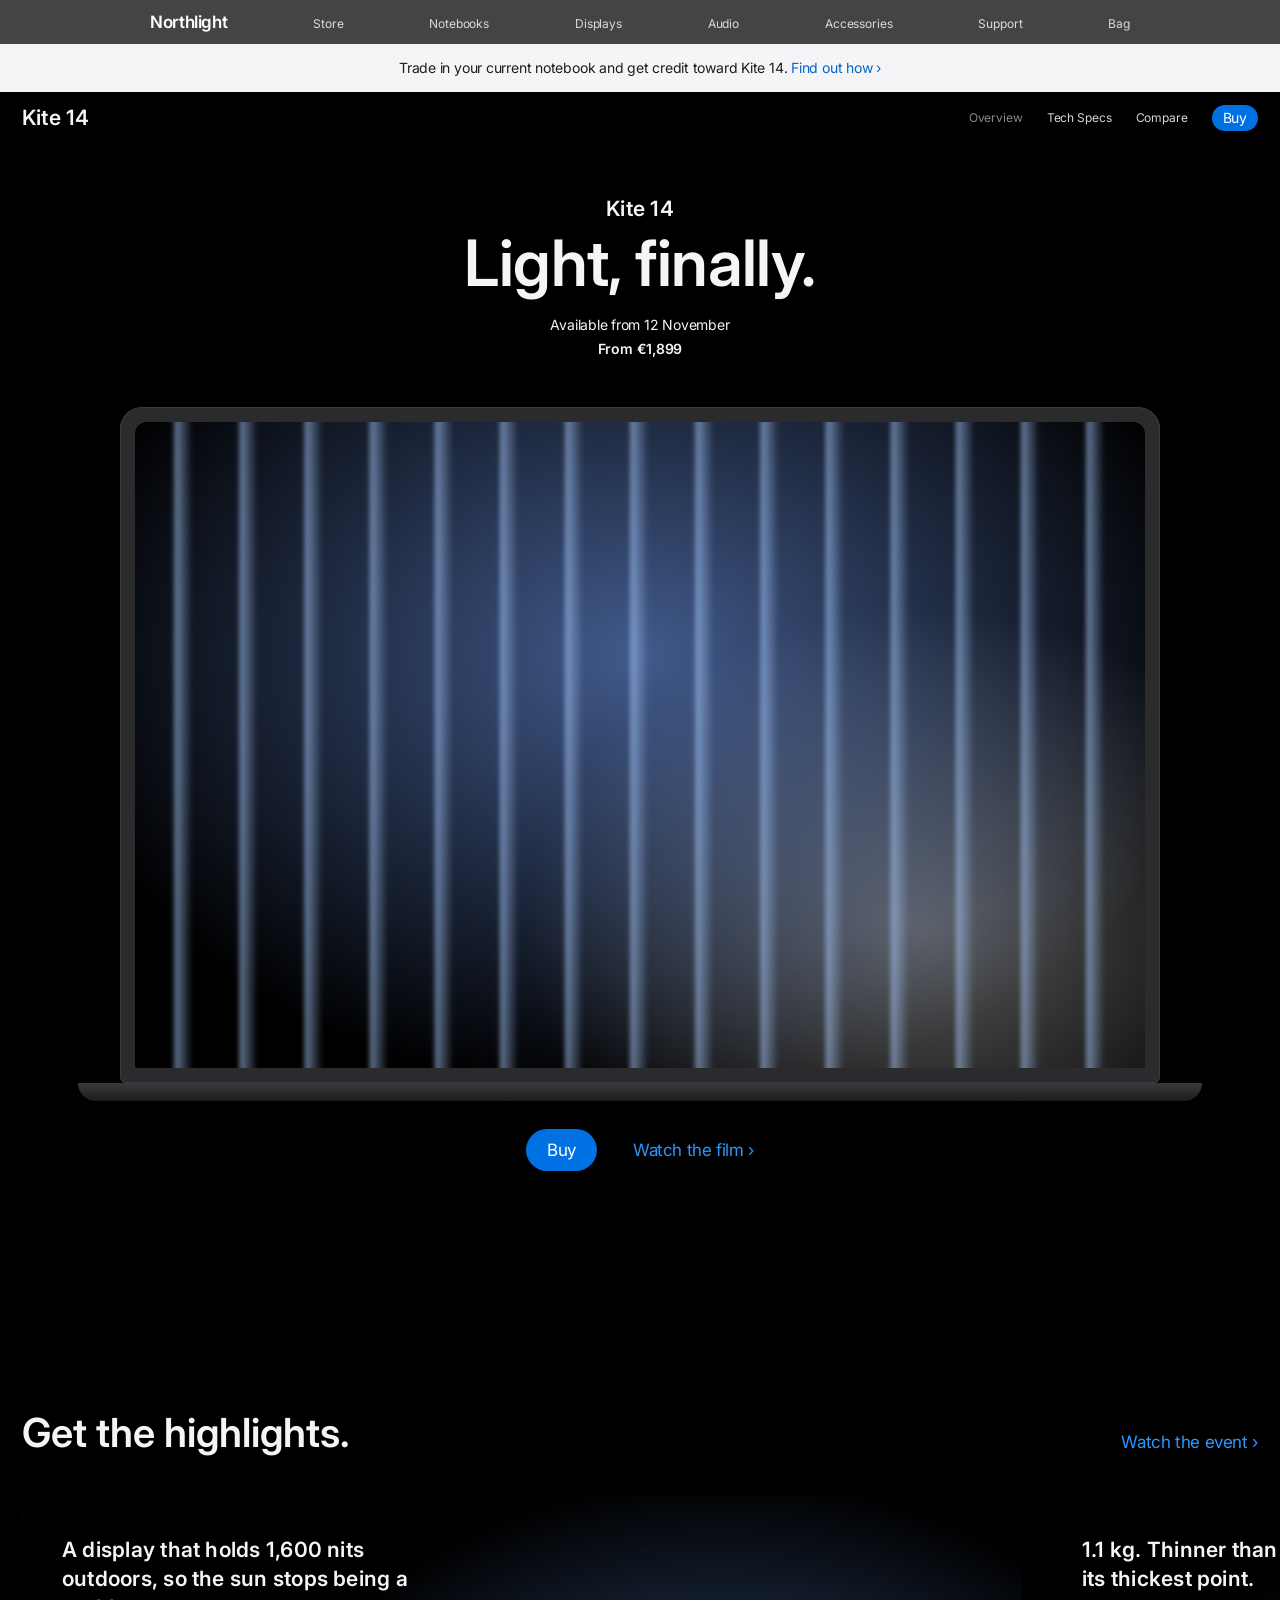
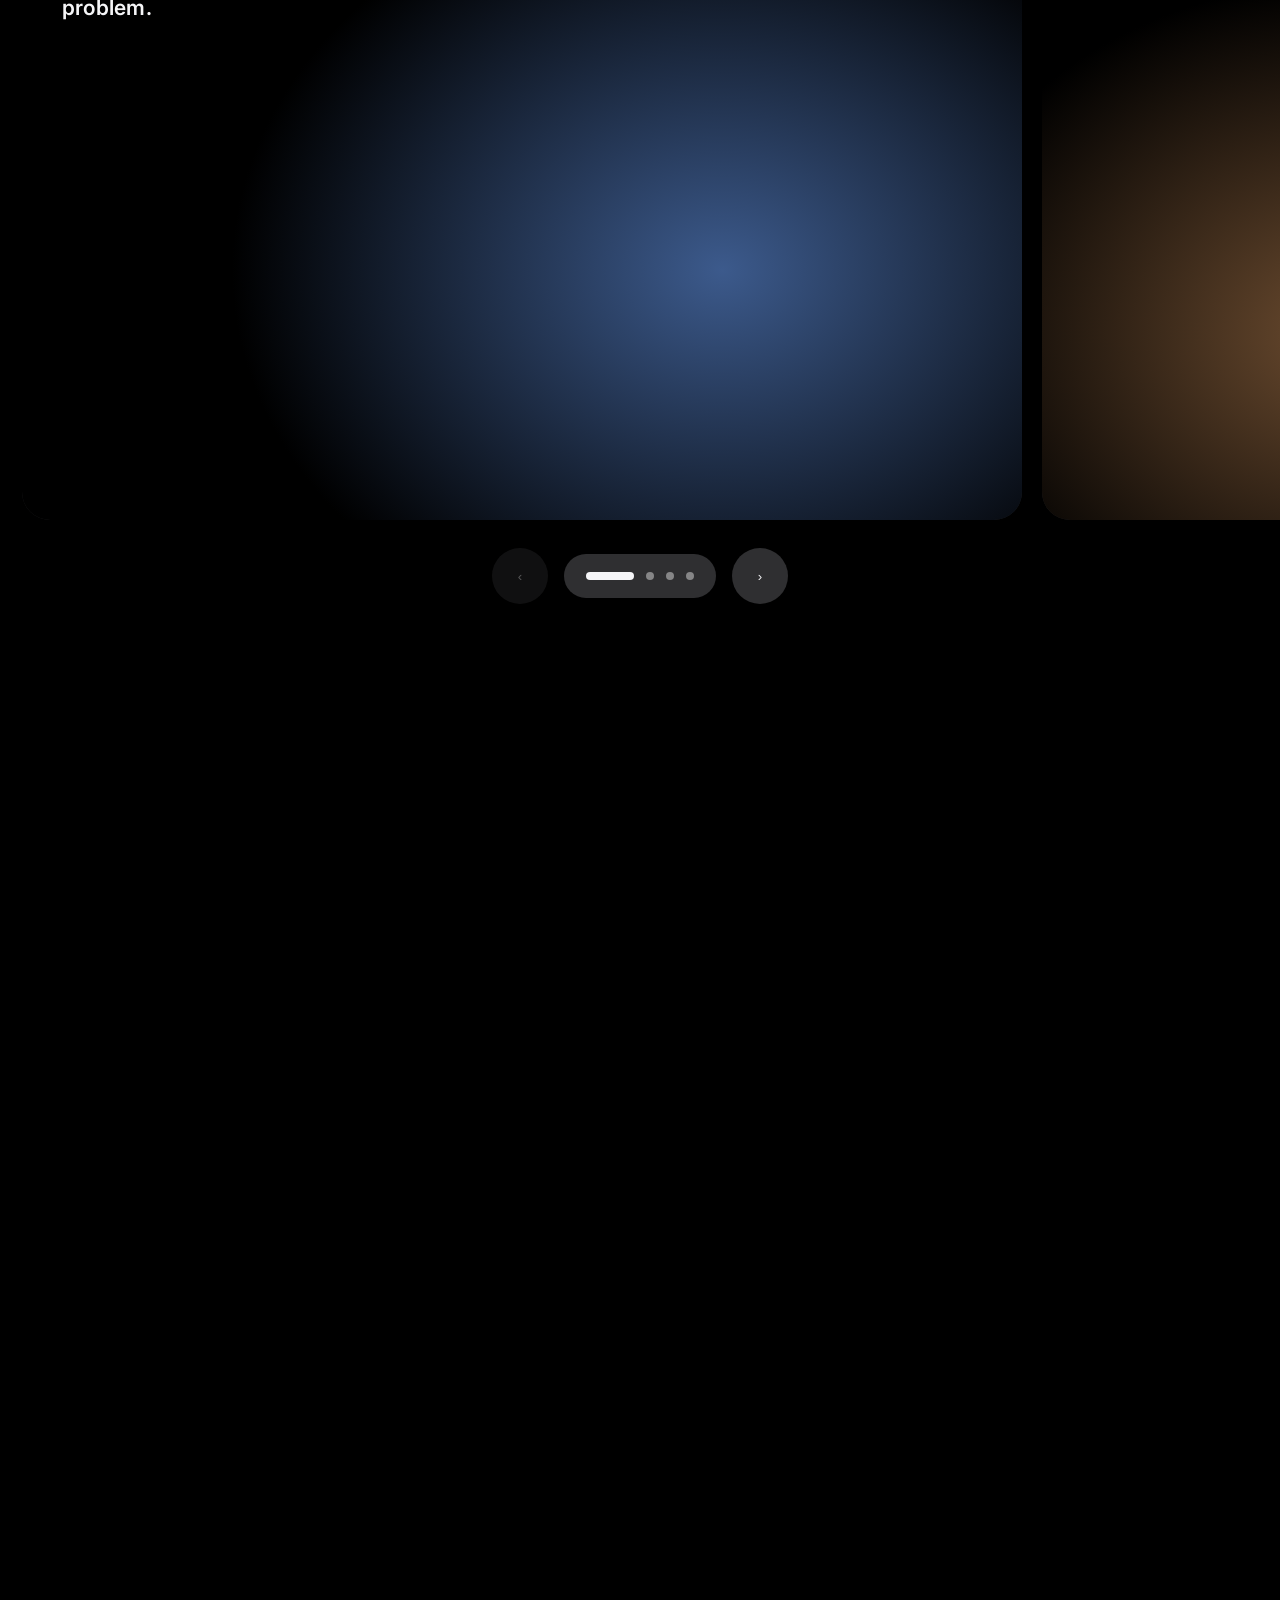
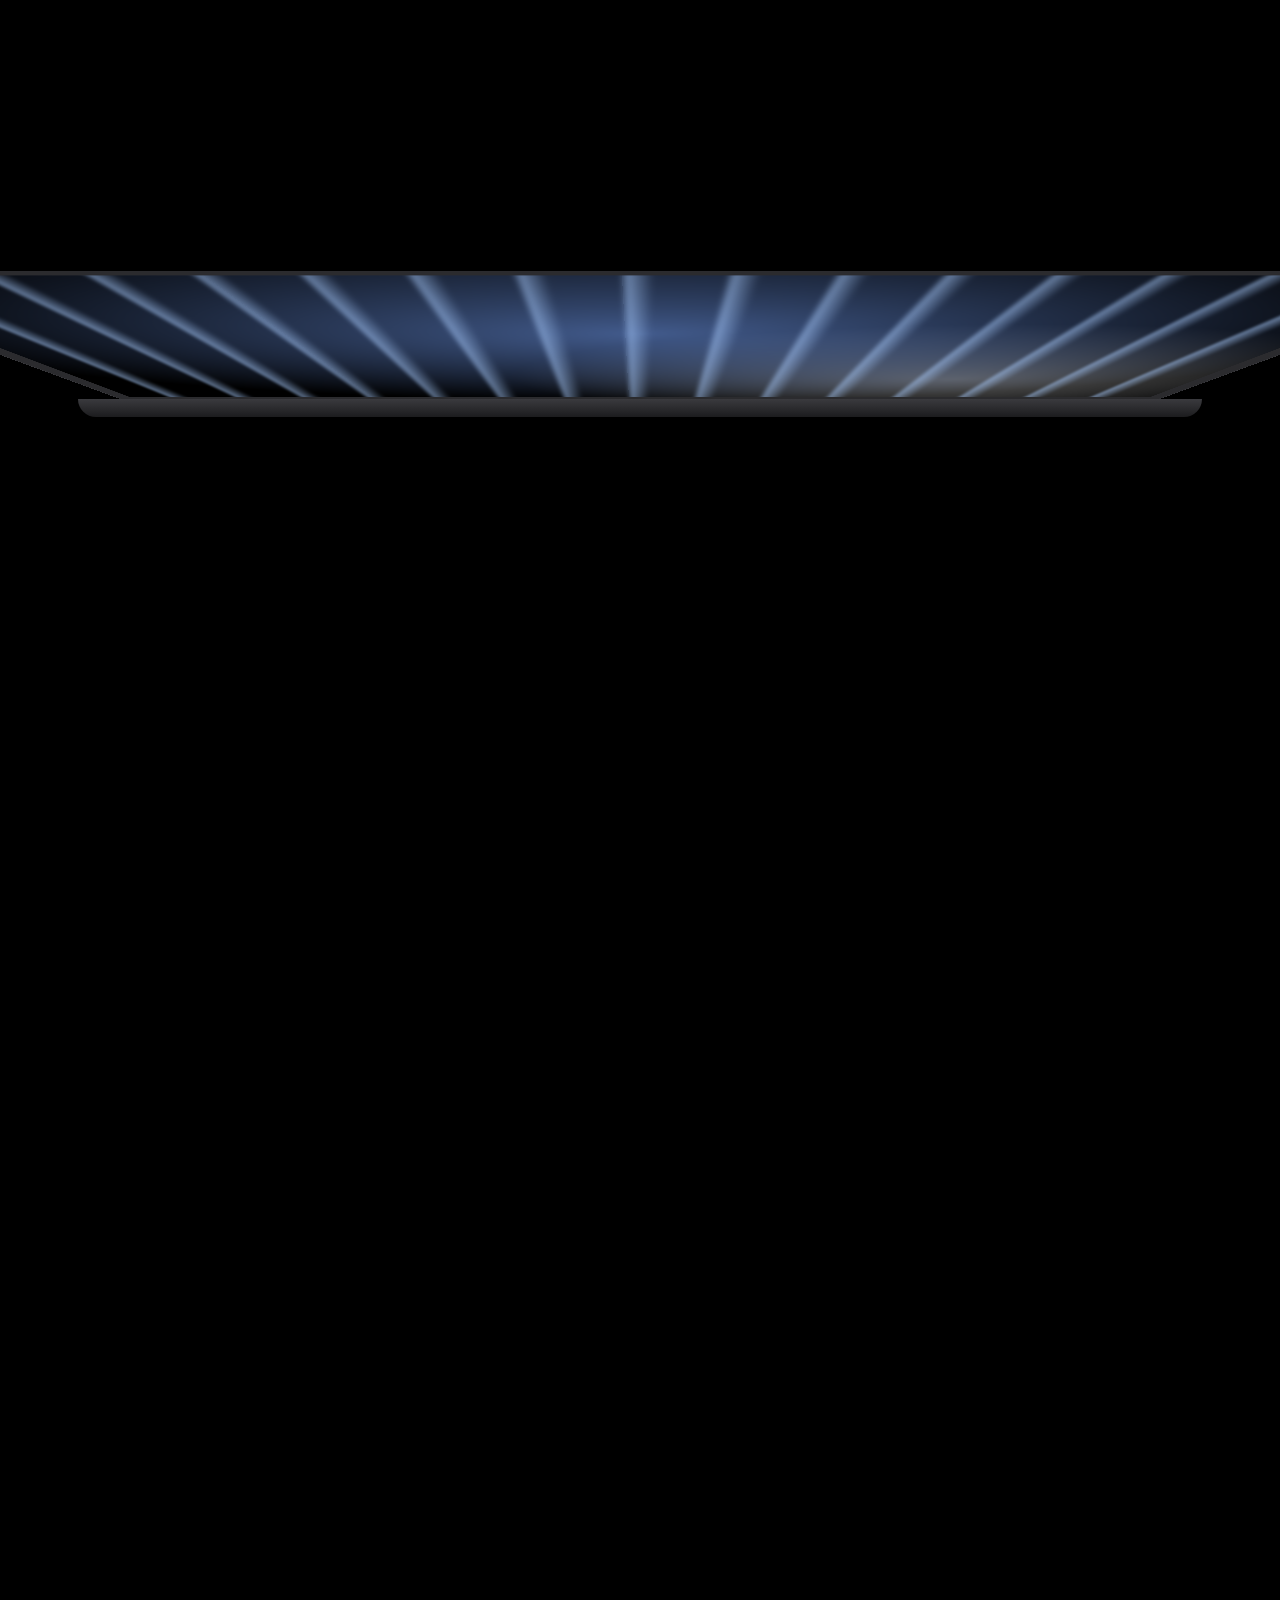
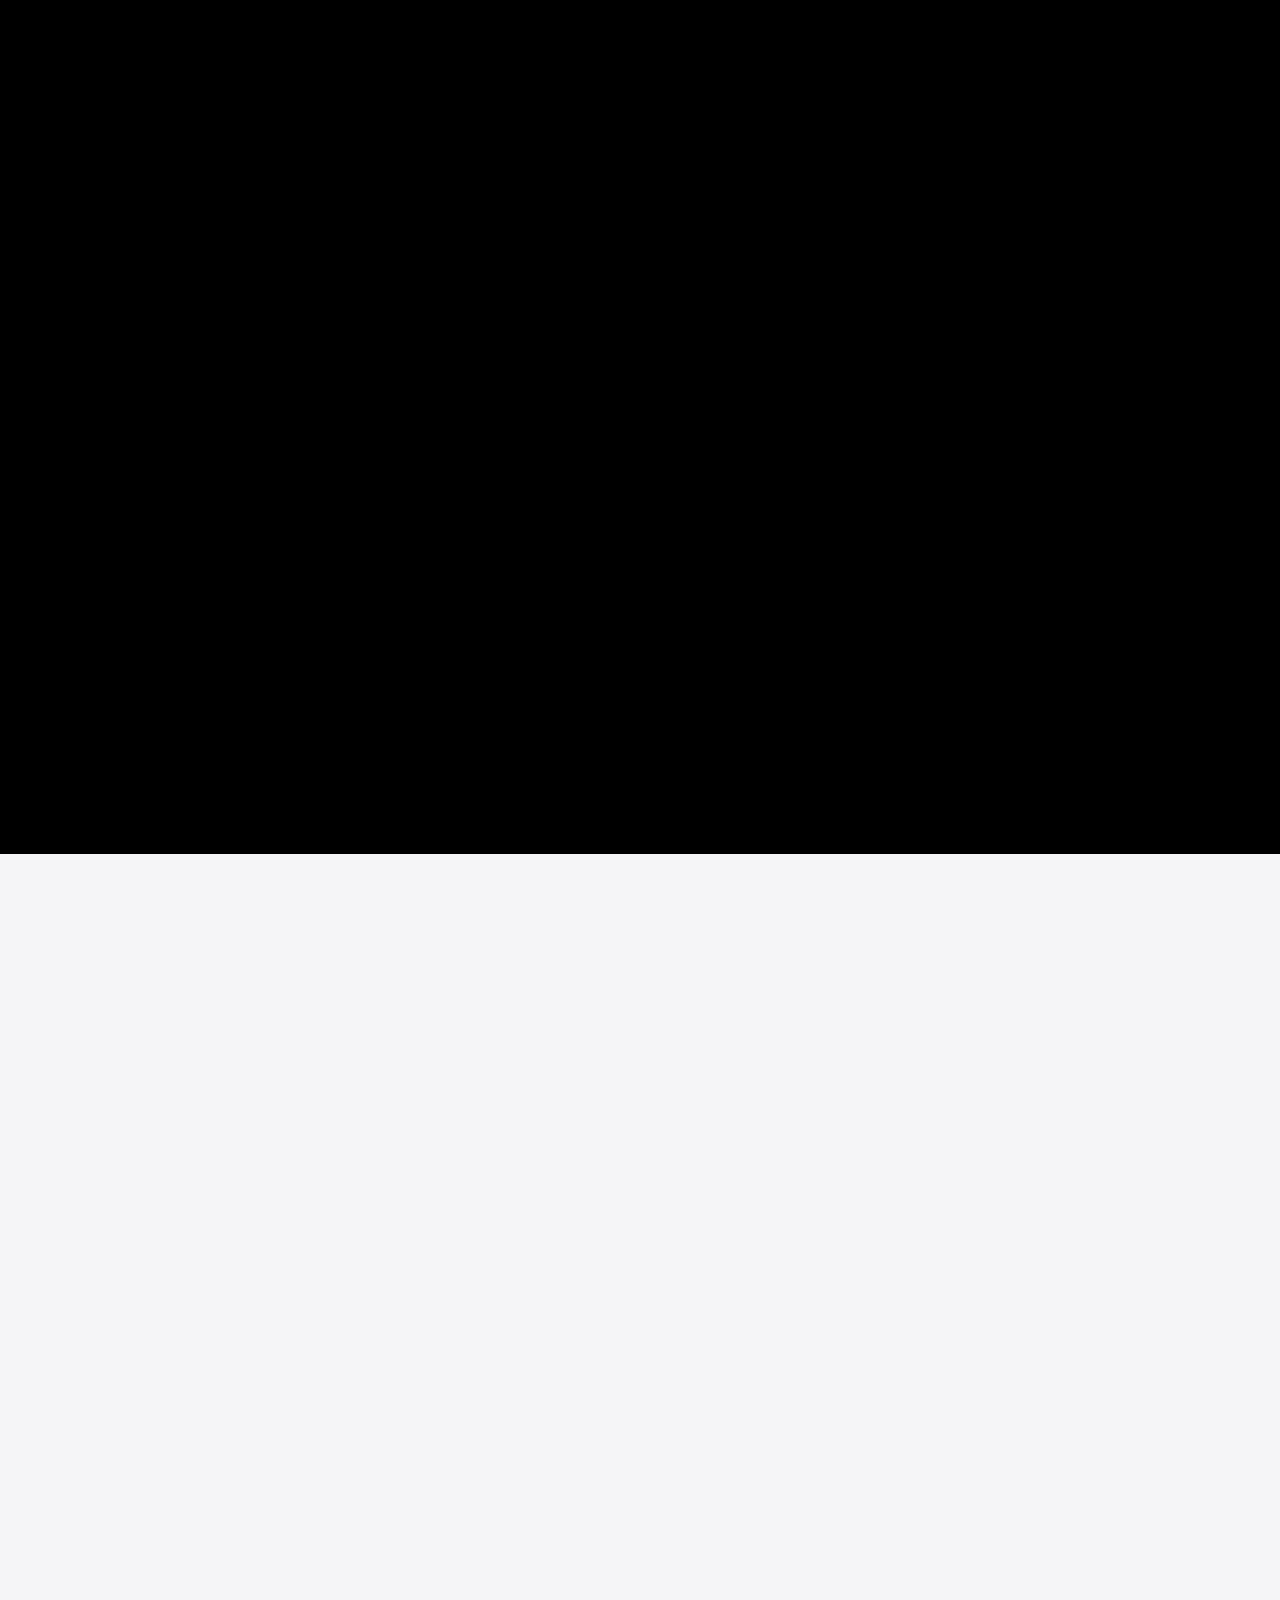
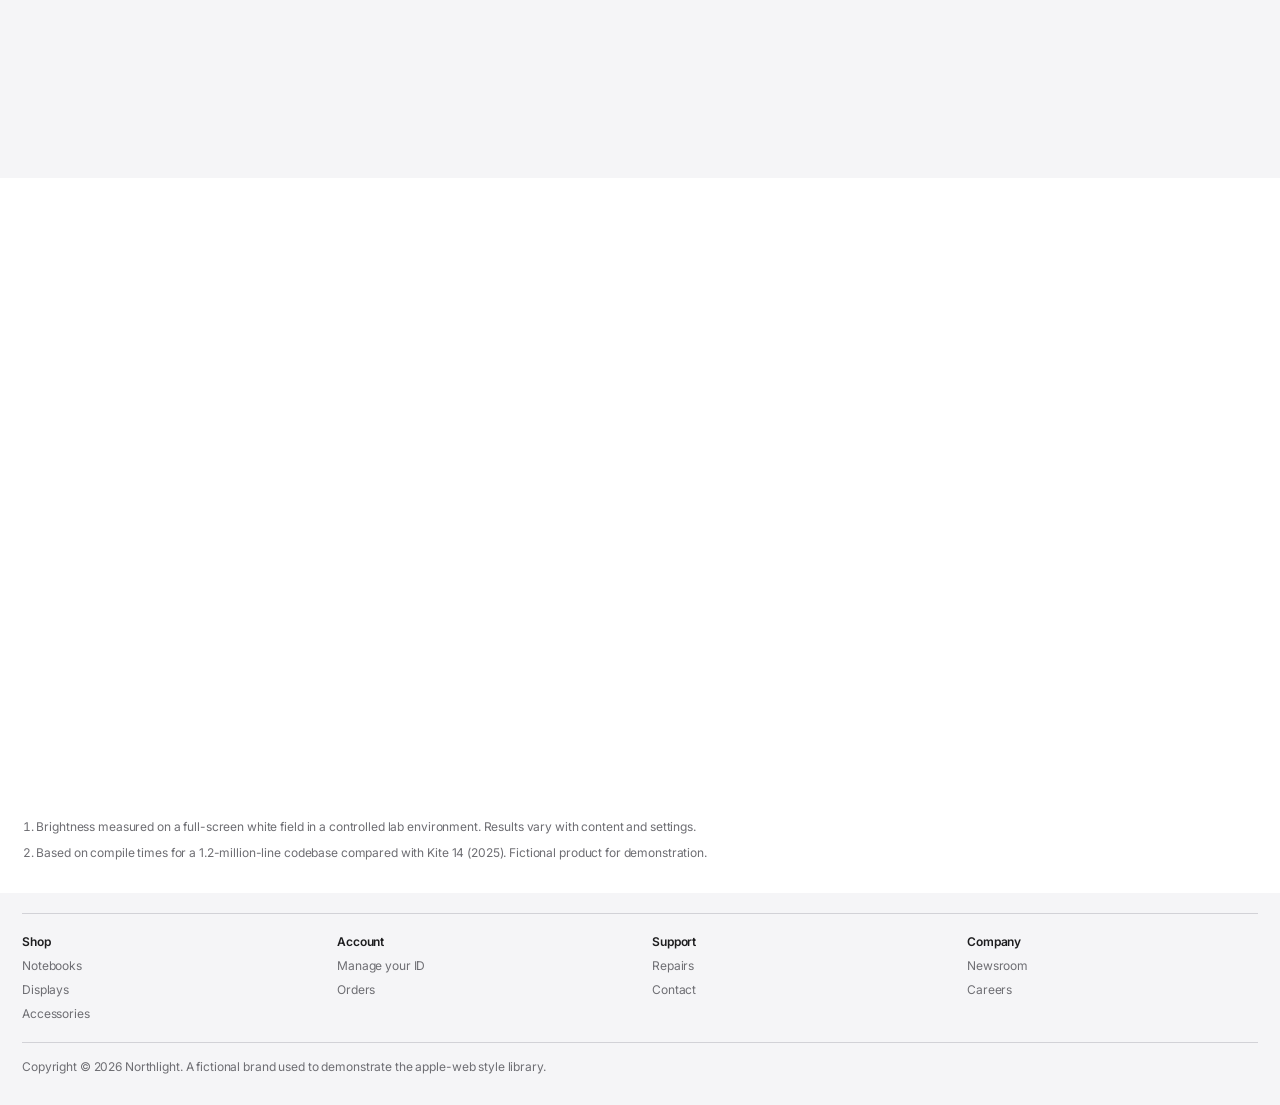
<file: index.html>
<!doctype html>
<meta charset="utf-8">
<title>apple-web</title>
<meta http-equiv="refresh" content="0; url=demo/">
<link rel="canonical" href="demo/">
<p><a href="demo/">Open the apple-web demo</a></p>
</file>
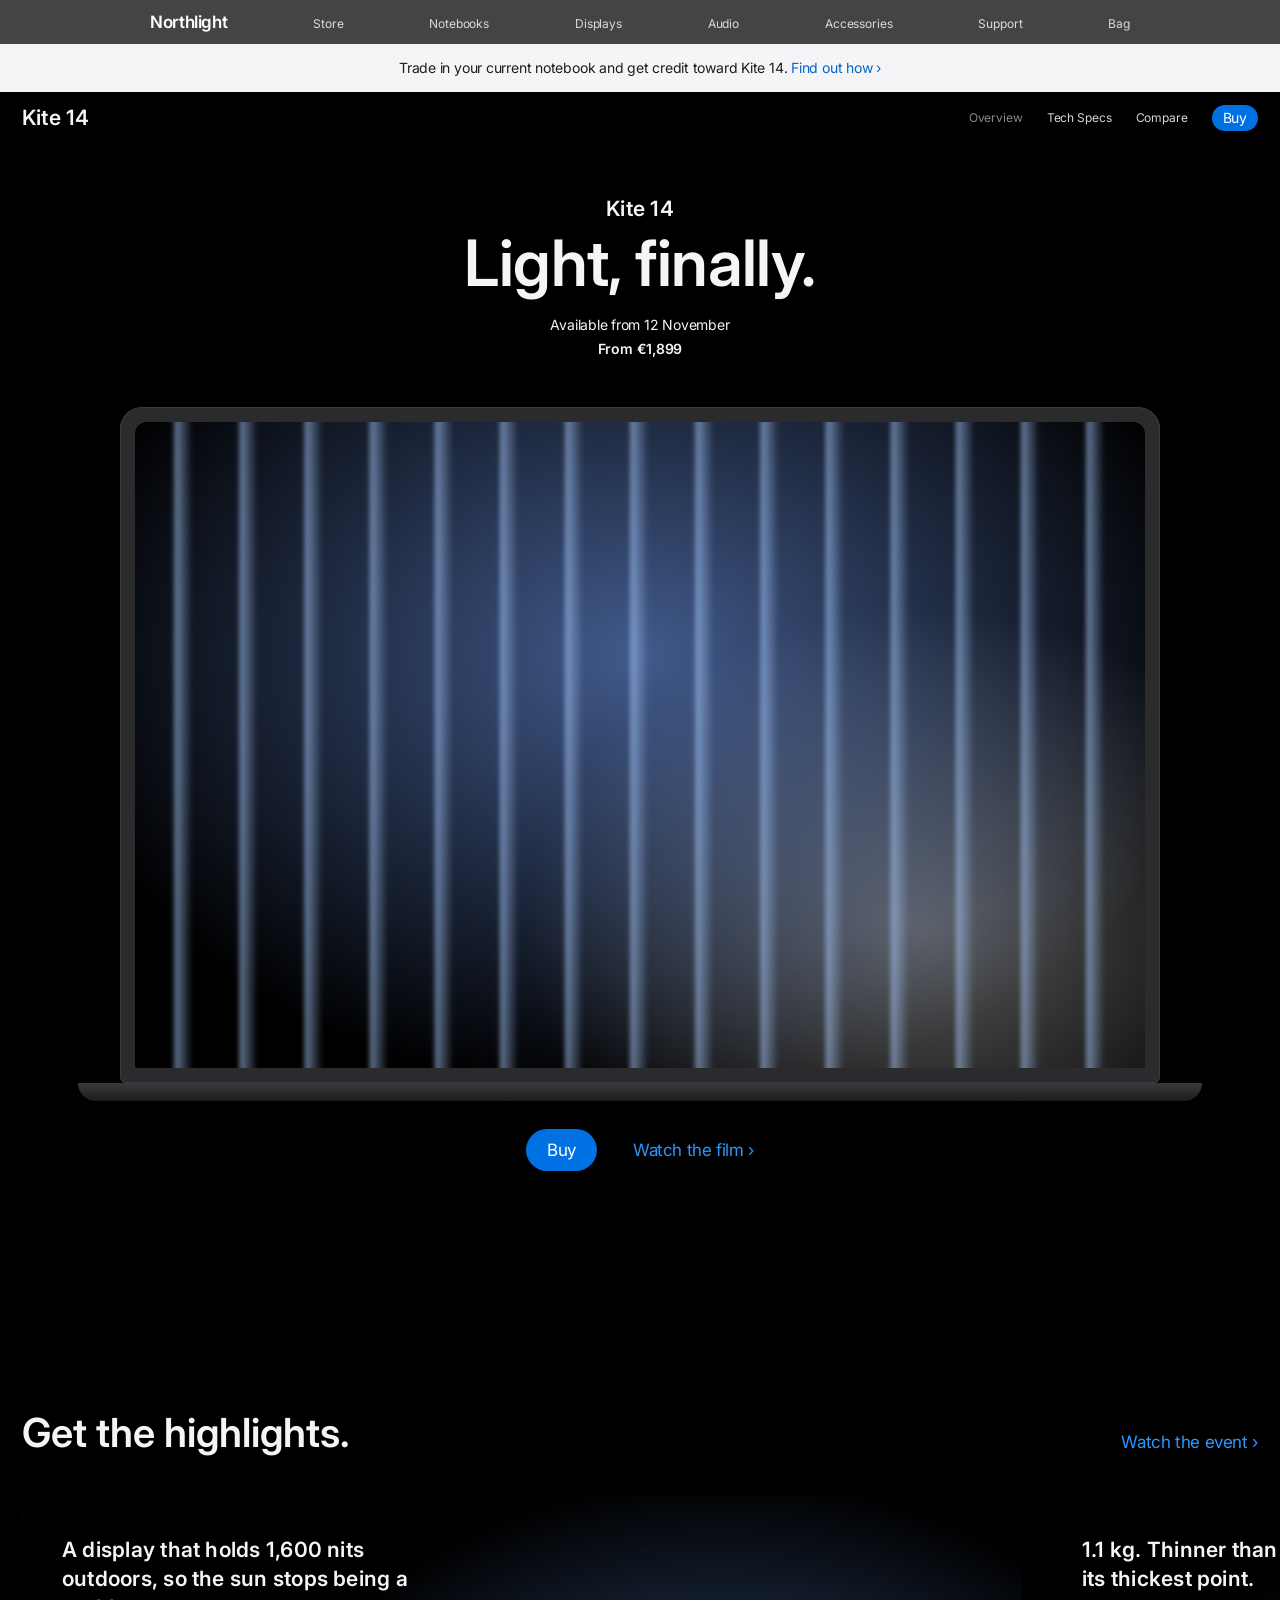
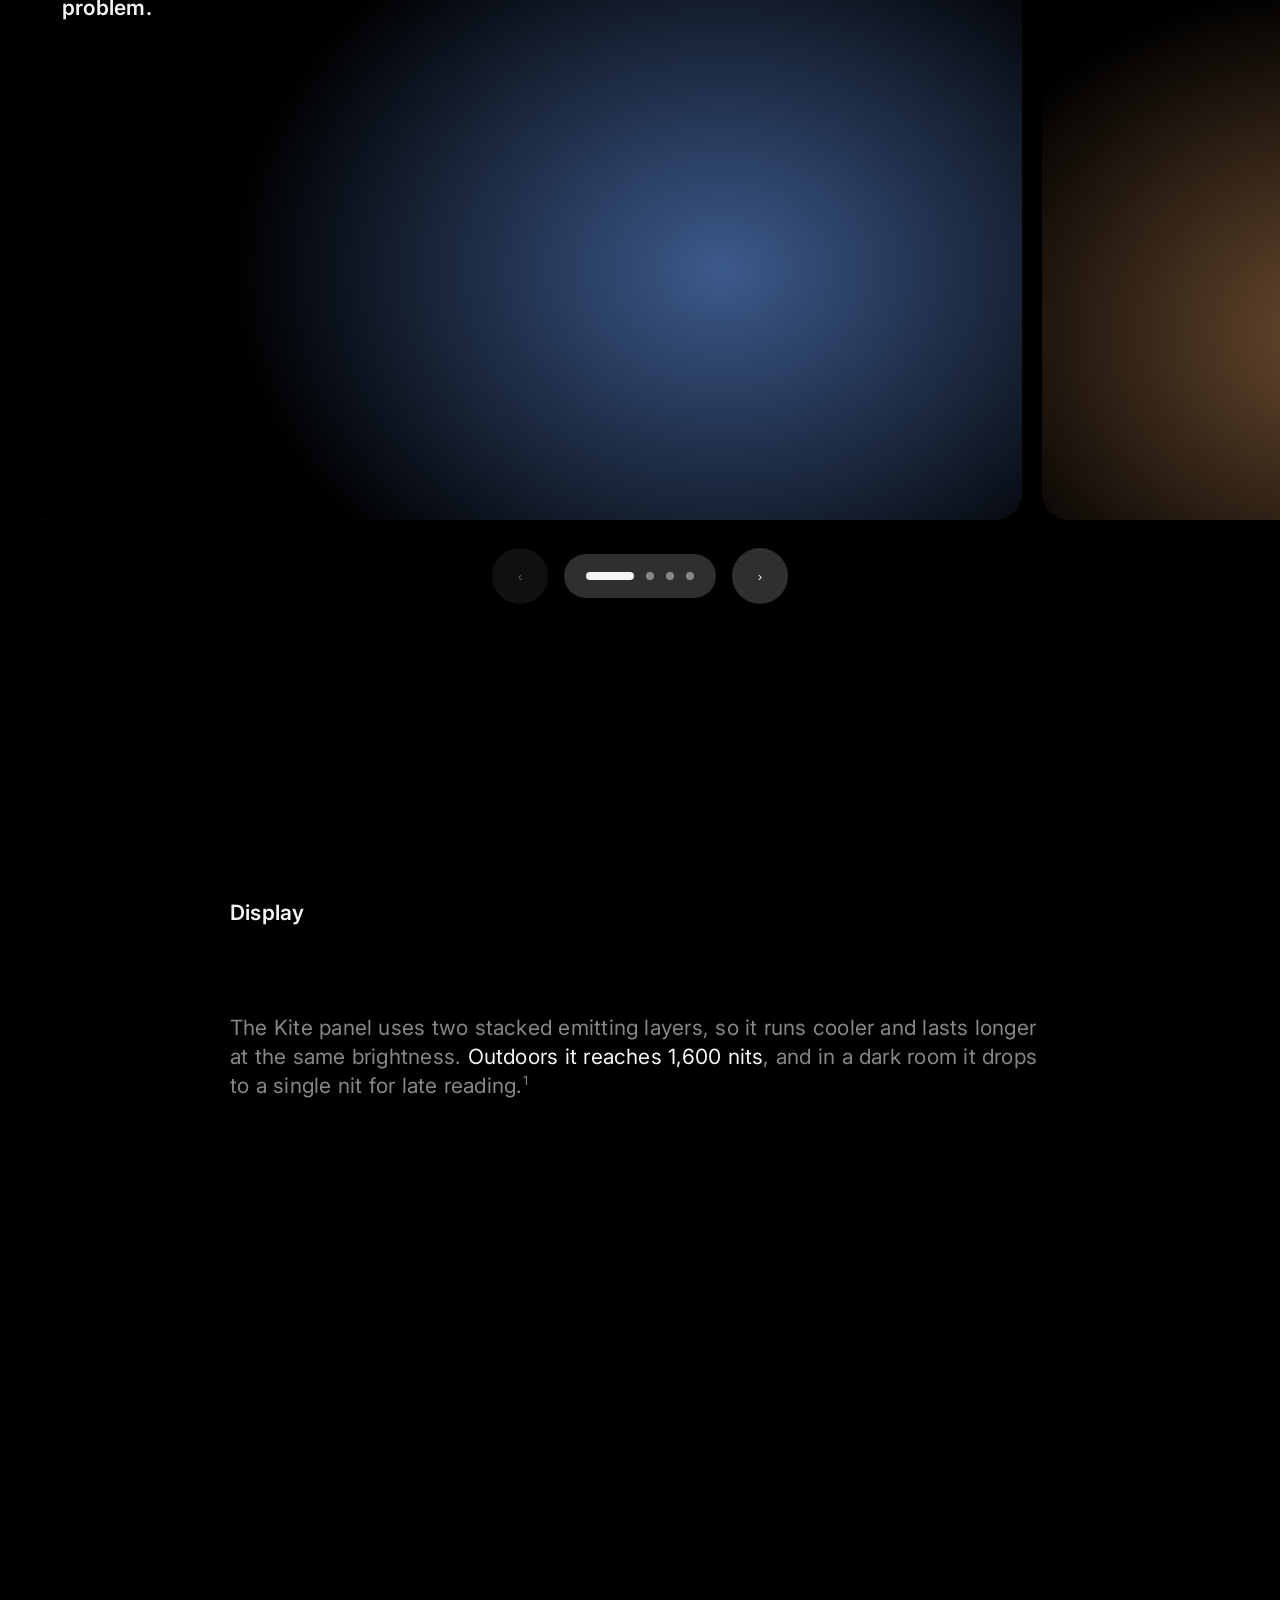
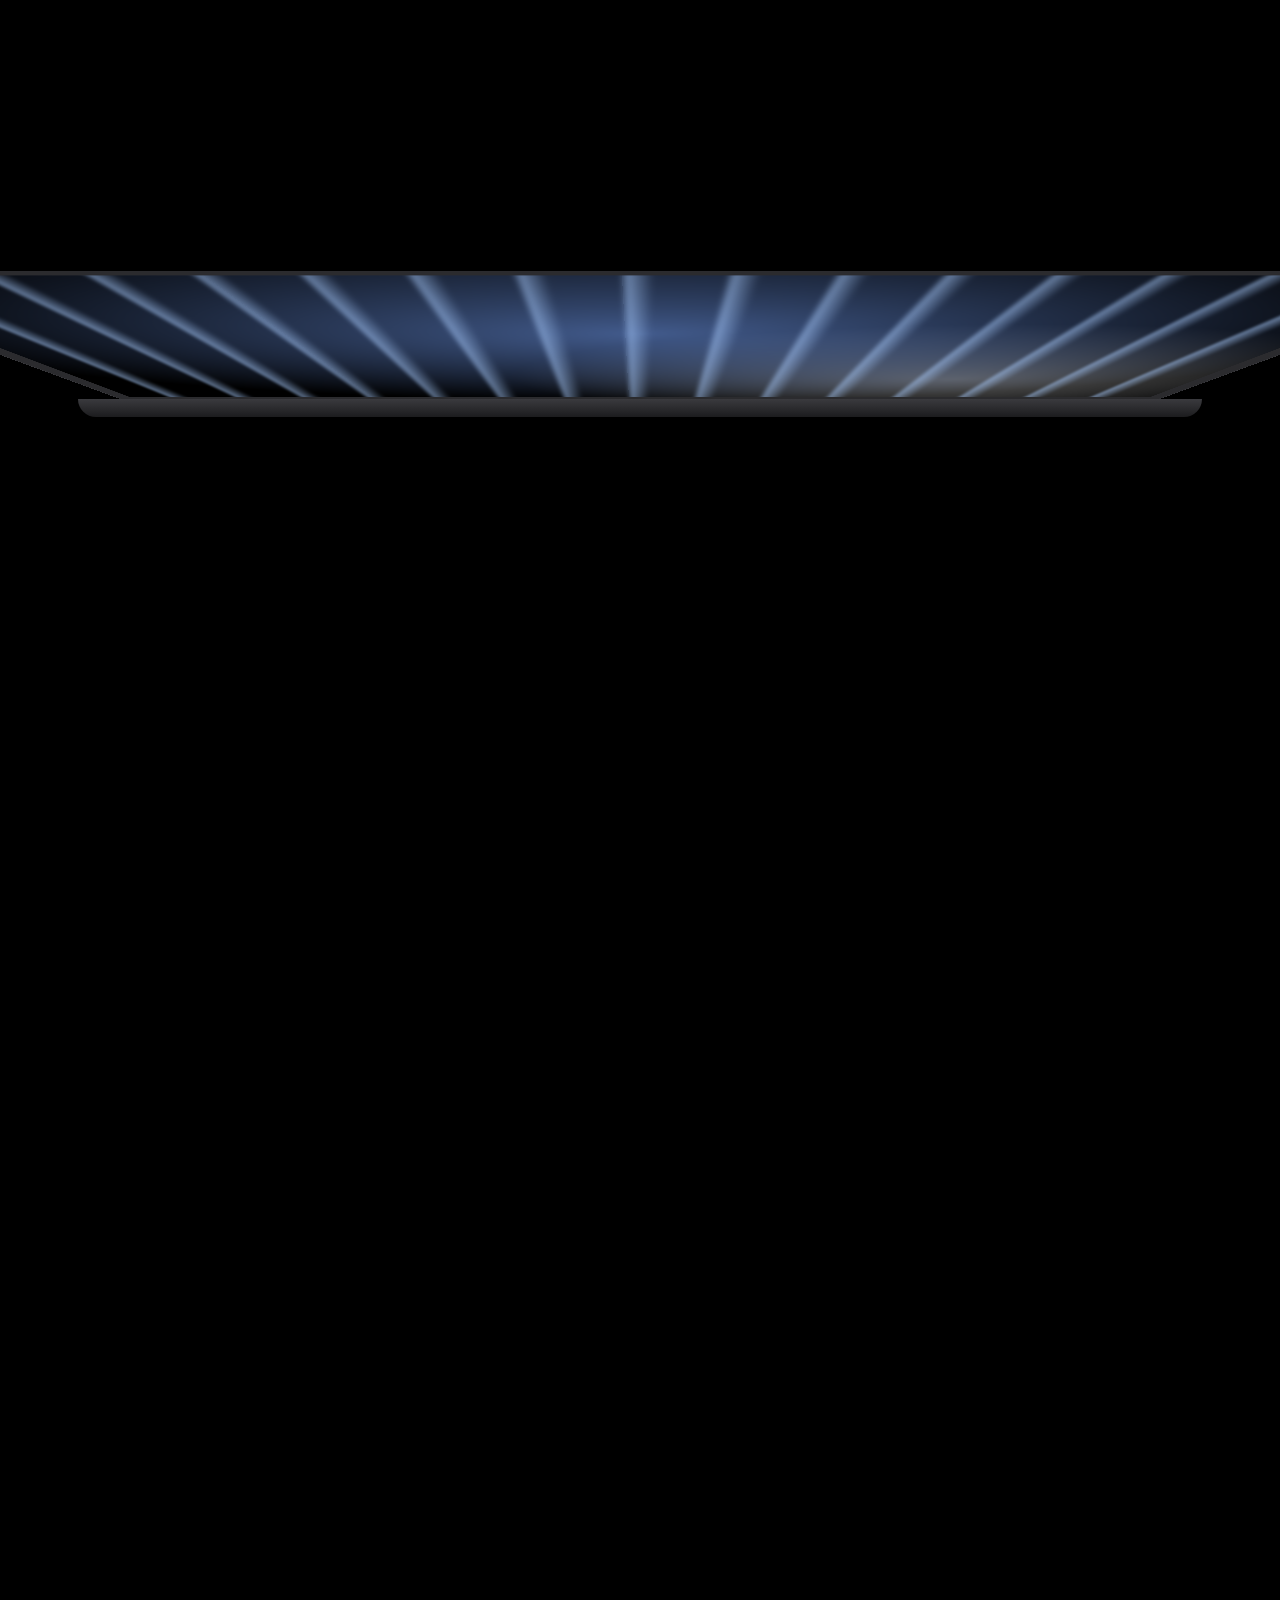
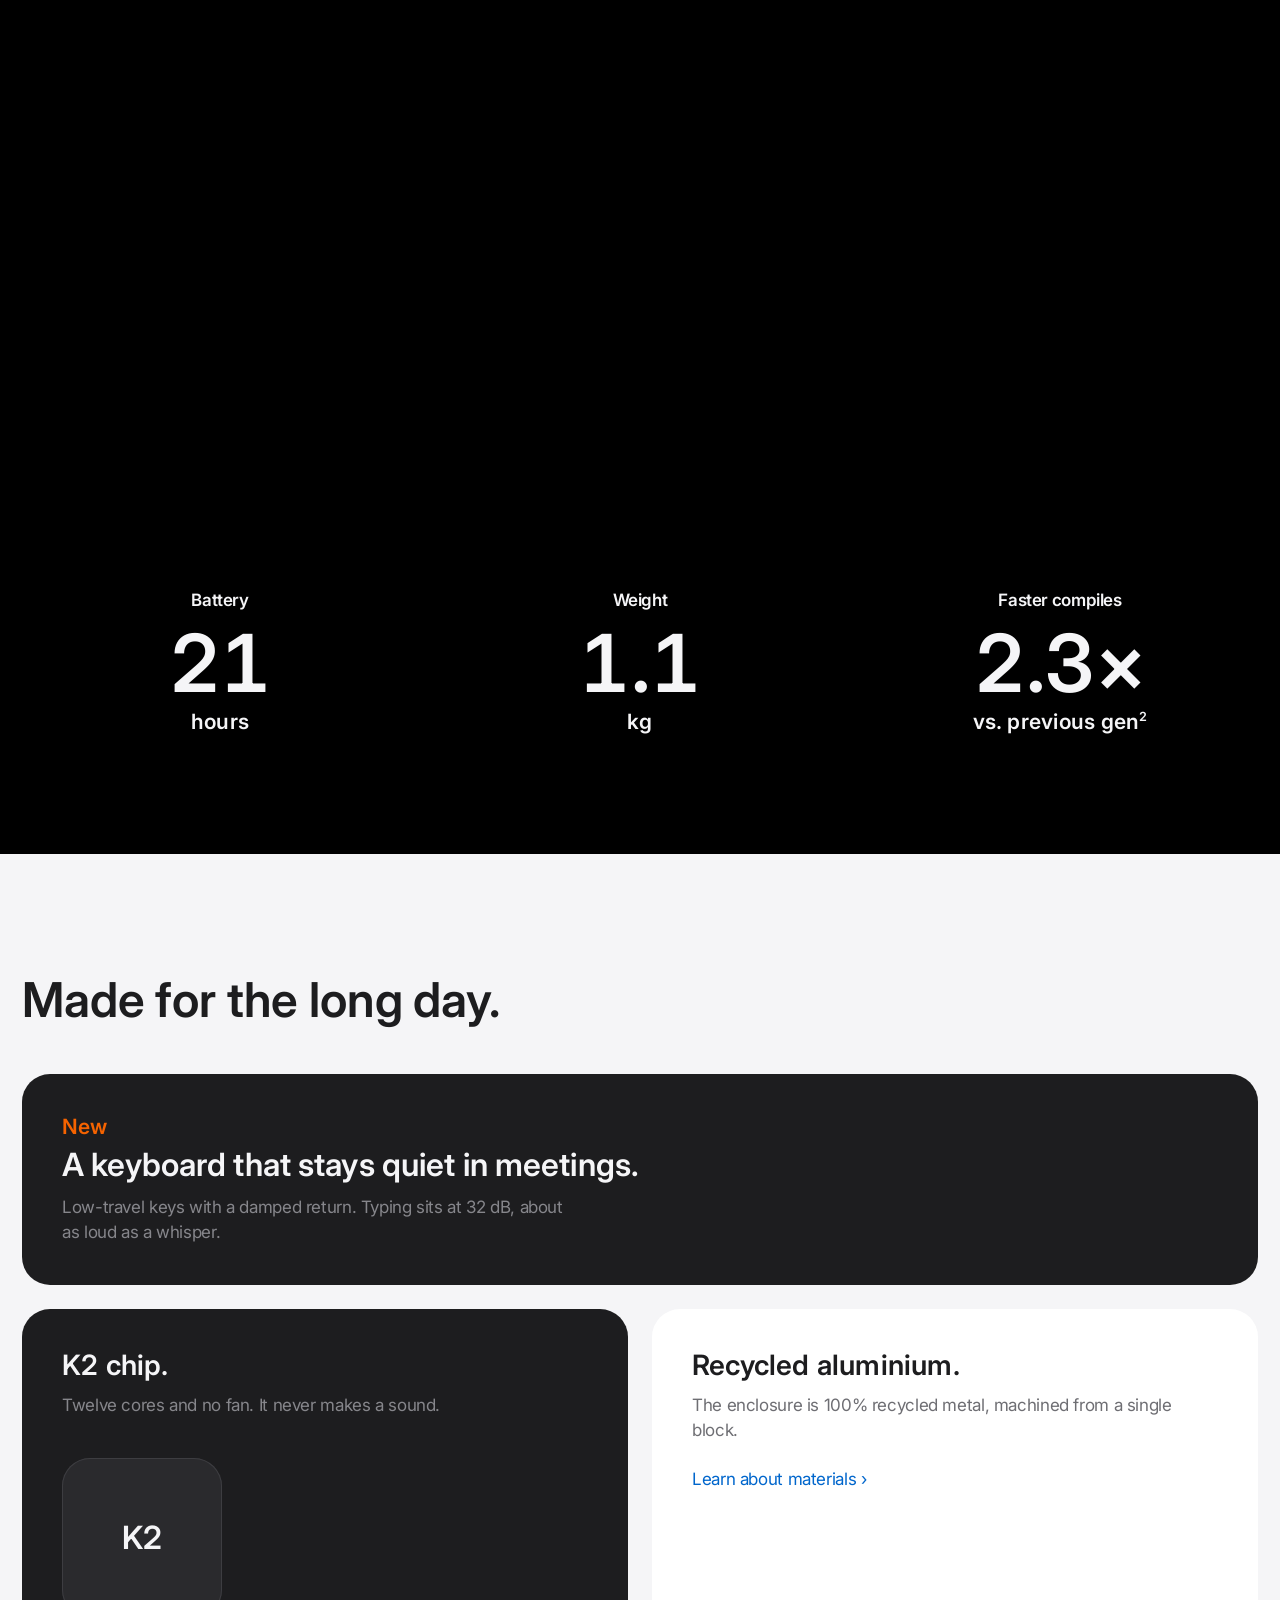
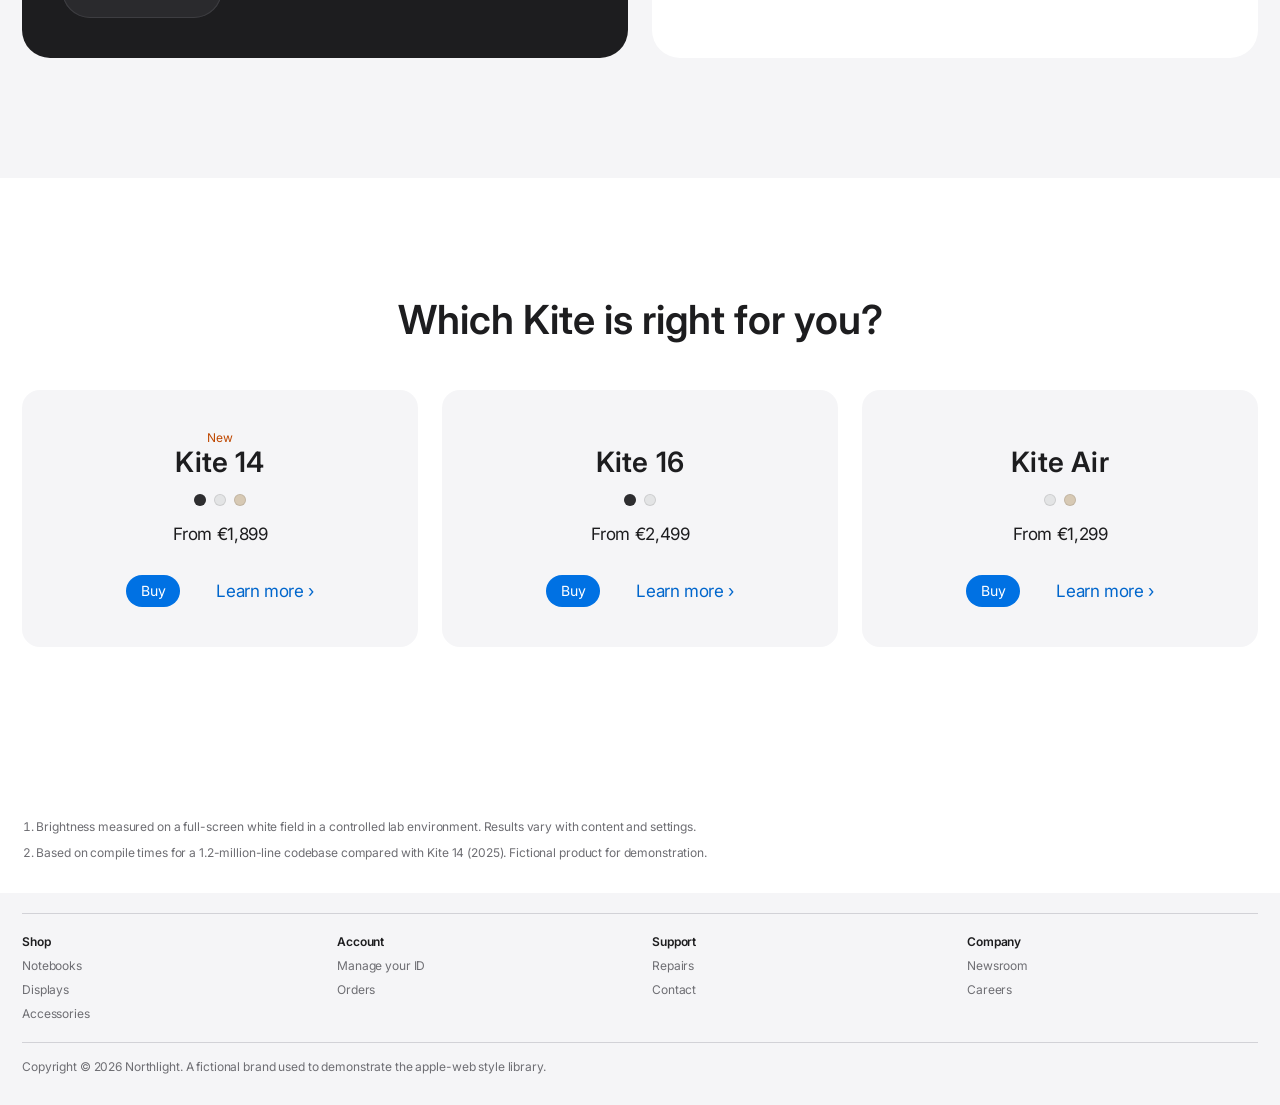
<file: demo/index.html>
<!doctype html>
<html lang="en" class="no-js">
<head>
  <meta charset="utf-8">
  <meta name="viewport" content="width=device-width, initial-scale=1">
  <title>Kite 14 — Northlight</title>
  <link rel="stylesheet" href="../library/apple-web.css">
  <script src="../library/apple-web.js" defer></script>
  <style>
    /* Demo-only product visual: a CSS notebook with a glowing display. Replace with real renders. */
    .device { width: min(1040px, 92vw); margin-inline: auto; perspective: 1600px; }
    .device .lid {
      aspect-ratio: 16 / 10.4; border-radius: 22px 22px 6px 6px; padding: 1.4%;
      background: #2b2b2e; box-shadow: inset 0 0 0 1px #3a3a3e;
      transform-origin: bottom center; transform: rotateX(calc((1 - var(--p, 1)) * -72deg));
    }
    .device .screen {
      height: 100%; border-radius: 12px 12px 2px 2px; overflow: hidden; position: relative; background: #000;
    }
    .device .screen::before {
      content: ""; position: absolute; inset: -20%;
      background:
        repeating-linear-gradient(90deg, transparent 0 3.2%, rgba(170, 205, 255, .55) 3.4%, transparent 4.6%),
        radial-gradient(60% 70% at 50% 40%, rgba(120, 165, 255, .55), transparent 70%),
        radial-gradient(40% 50% at 70% 70%, rgba(255, 255, 255, .35), transparent 70%);
      filter: blur(2px);
    }
    .device .base { height: 18px; margin: 0 -4%; border-radius: 0 0 18px 18px; background: linear-gradient(#3a3a3e, #1c1c1e); }
    .swatch-ink { background: #2e2e30; } .swatch-silver { background: #e3e4e5; } .swatch-dune { background: #d7c9b4; }
    .tile .media.chip {
      width: 160px; aspect-ratio: 1; border-radius: 28px; margin-top: 40px;
      background: #2a2a2d; box-shadow: inset 0 0 0 1px #3d3d41; display: grid; place-items: center;
      font-size: 32px; font-weight: 600; letter-spacing: 0.004em;
    }
    .gallery-item .art { position: absolute; inset: 0; }
    .art-1 { background: radial-gradient(70% 90% at 70% 60%, #3c5a8c, #000 70%); }
    .art-2 { background: radial-gradient(60% 80% at 30% 70%, #6b4b2f, #000 70%); }
    .art-3 { background: radial-gradient(70% 90% at 60% 40%, #2f5b4b, #000 70%); }
    .art-4 { background: radial-gradient(70% 90% at 50% 80%, #50506a, #000 70%); }
  </style>
</head>
<body>

<nav class="globalnav" aria-label="Global">
  <ul>
    <li><a class="brand" href="#">Northlight</a></li>
    <li><a href="#">Store</a></li><li><a href="#">Notebooks</a></li><li><a href="#">Displays</a></li>
    <li><a href="#">Audio</a></li><li><a href="#">Accessories</a></li><li><a href="#">Support</a></li>
    <li><a href="#" aria-label="Bag">Bag</a></li>
  </ul>
</nav>

<p class="ribbon theme-light">Trade in your current notebook and get credit toward Kite 14. <a class="link-more" href="#">Find out how</a></p>

<div class="localnav theme-dark">
  <div class="container inner">
    <a class="title" href="#">Kite 14</a>
    <div class="links">
      <a href="#" aria-current="page">Overview</a><a href="#">Tech Specs</a><a href="#">Compare</a>
      <a class="button button-sm" href="#">Buy</a>
    </div>
  </div>
</div>

<main>
  <section class="hero theme-dark" aria-labelledby="hero-title">
    <p class="t-eyebrow" data-reveal>Kite 14</p>
    <h1 id="hero-title" class="t-hero" data-reveal>Light, finally.</h1>
    <p class="t-body-reduced meta" data-reveal>Available from 12 November</p>
    <p class="t-body-reduced price" data-reveal>From €1,899</p>
    <div class="visual device" data-reveal><div class="lid"><div class="screen"></div></div><div class="base"></div></div>
    <div class="cta-row" style="padding-bottom:120px"><a class="button" href="#">Buy</a><a class="link-more" href="#">Watch the film</a></div>
  </section>

  <section class="section section-tall theme-dark" aria-labelledby="hl">
    <div class="container section-header">
      <h2 id="hl" class="t-section">Get the highlights.</h2>
      <a class="link-more t-body" href="#">Watch the event</a>
    </div>
    <div class="gallery">
      <div class="gallery-track" tabindex="0" aria-label="Highlights">
        <figure class="gallery-item"><div class="art art-1"></div><figcaption class="caption">A display that holds 1,600 nits outdoors, so the sun stops being a problem.</figcaption></figure>
        <figure class="gallery-item"><div class="art art-2"></div><figcaption class="caption">1.1 kg. Thinner than a paperback at its thickest point.</figcaption></figure>
        <figure class="gallery-item"><div class="art art-3"></div><figcaption class="caption">Up to 22 hours of battery for a full day and the flight home.</figcaption></figure>
        <figure class="gallery-item"><div class="art art-4"></div><figcaption class="caption">Three ports on the left, one on the right. Exactly where your hands expect them.</figcaption></figure>
      </div>
      <div class="gallery-controls">
        <button class="paddle" data-prev aria-label="Previous">‹</button>
        <div class="gallery-dots"></div>
        <button class="paddle" data-next aria-label="Next">›</button>
      </div>
    </div>
  </section>

  <section class="section theme-dark" aria-labelledby="display">
    <div class="container-text lockup" data-reveal-group>
      <p class="t-eyebrow" data-reveal>Display</p>
      <h2 id="display" class="t-headline" data-reveal>Brighter. Everywhere.</h2>
      <p class="t-intro" data-reveal>The Kite panel uses two stacked emitting layers, so it runs cooler and lasts longer at the same brightness. <strong>Outdoors it reaches 1,600 nits</strong>, and in a dark room it drops to a single nit for late reading.<sup><a href="#fn1">1</a></sup></p>
    </div>
  </section>

  <section class="scrub theme-dark" aria-label="Opening the lid">
    <div class="scrub-sticky">
      <div class="device"><div class="lid"><div class="screen"></div></div><div class="base"></div></div>
    </div>
  </section>

  <section class="section theme-dark" aria-labelledby="stats">
    <div class="container center">
      <h2 id="stats" class="t-section" data-reveal>The numbers do the talking.</h2>
      <div class="stats" data-reveal-group>
        <div class="stat" data-reveal><p class="label">Battery</p><p class="value"><span data-count="22">22</span></p><p class="unit">hours</p></div>
        <div class="stat" data-reveal><p class="label">Weight</p><p class="value"><span data-count="1.1" data-decimals="1">1.1</span></p><p class="unit">kg</p></div>
        <div class="stat" data-reveal><p class="label">Faster compiles</p><p class="value"><span data-count="2.4" data-decimals="1">2.4</span>×</p><p class="unit">vs. previous gen<sup><a href="#fn2">2</a></sup></p></div>
      </div>
    </div>
  </section>

  <section class="section theme-light" aria-labelledby="more">
    <div class="container">
      <div class="lockup" style="margin-bottom:48px" data-reveal>
        <h2 id="more" class="t-headline">Made for the long day.</h2>
      </div>
      <div class="tiles" data-reveal-group>
        <article class="tile theme-dark span-2" data-reveal>
          <p class="t-eyebrow t-new">New</p>
          <h3 class="t-headline-reduced" style="margin-top:8px">A keyboard that stays quiet in meetings.</h3>
          <p class="t-body muted" style="margin-top:12px;max-width:520px">Low-travel keys with a damped return. Typing sits at 32 dB, about as loud as a whisper.</p>
        </article>
        <article class="tile theme-dark" data-reveal>
          <h3 class="t-eyebrow-large">K2 chip.</h3>
          <p class="t-body muted" style="margin-top:12px">Twelve cores and no fan. It never makes a sound.</p>
          <div class="media chip" aria-hidden="true">K2</div>
        </article>
        <article class="tile" data-reveal style="background:#fff;color:var(--c-ink)">
          <h3 class="t-eyebrow-large">Recycled aluminium.</h3>
          <p class="t-body muted" style="margin-top:12px">The enclosure is 100% recycled metal, machined from a single block.</p>
          <p style="margin-top:24px"><a class="link-more" href="#">Learn about materials</a></p>
        </article>
      </div>
    </div>
  </section>

  <section class="section theme-white" aria-labelledby="compare">
    <div class="container">
      <h2 id="compare" class="t-section center" style="margin-bottom:48px" data-reveal>Which Kite is right for you?</h2>
      <div class="compare" data-reveal-group>
        <div class="compare-card" data-reveal>
          <p class="t-caption t-new">New</p><h3 class="t-eyebrow-large">Kite 14</h3>
          <div class="swatches"><span class="swatch-ink"></span><span class="swatch-silver"></span><span class="swatch-dune"></span></div>
          <p class="t-body">From €1,899</p>
          <div class="cta-row"><a class="button button-md" href="#">Buy</a><a class="link-more" href="#">Learn more</a></div>
        </div>
        <div class="compare-card" data-reveal>
          <p class="t-caption">&nbsp;</p><h3 class="t-eyebrow-large">Kite 16</h3>
          <div class="swatches"><span class="swatch-ink"></span><span class="swatch-silver"></span></div>
          <p class="t-body">From €2,499</p>
          <div class="cta-row"><a class="button button-md" href="#">Buy</a><a class="link-more" href="#">Learn more</a></div>
        </div>
        <div class="compare-card" data-reveal>
          <p class="t-caption">&nbsp;</p><h3 class="t-eyebrow-large">Kite Air</h3>
          <div class="swatches"><span class="swatch-silver"></span><span class="swatch-dune"></span></div>
          <p class="t-body">From €1,299</p>
          <div class="cta-row"><a class="button button-md" href="#">Buy</a><a class="link-more" href="#">Learn more</a></div>
        </div>
      </div>
    </div>
  </section>

  <section class="theme-white">
    <div class="container footnotes">
      <ol>
        <li id="fn1">Brightness measured on a full-screen white field in a controlled lab environment. Results vary with content and settings.</li>
        <li id="fn2">Based on compile times for a 1.2-million-line codebase compared with Kite 14 (2025). Fictional product for demonstration.</li>
      </ol>
    </div>
  </section>
</main>

<footer class="footer">
  <div class="container">
    <div class="cols">
      <div><h3>Shop</h3><ul><li><a href="#">Notebooks</a></li><li><a href="#">Displays</a></li><li><a href="#">Accessories</a></li></ul></div>
      <div><h3>Account</h3><ul><li><a href="#">Manage your ID</a></li><li><a href="#">Orders</a></li></ul></div>
      <div><h3>Support</h3><ul><li><a href="#">Repairs</a></li><li><a href="#">Contact</a></li></ul></div>
      <div><h3>Company</h3><ul><li><a href="#">Newsroom</a></li><li><a href="#">Careers</a></li></ul></div>
    </div>
    <p class="legal">Copyright © 2026 Northlight. A fictional brand used to demonstrate the apple-web style library.</p>
  </div>
</footer>
</body>
</html>
</file>
<file: library/apple-web.css>
/* apple-web.css — Apple-product-page style system. Values measured from apple.com (see reference/measured-tokens.md).
   Original code. Not affiliated with Apple. SF Pro is used only where the OS provides it; Inter elsewhere. */

@import url("https://fonts.googleapis.com/css2?family=Inter:opsz,wght@14..32,400;14..32,500;14..32,600&display=swap");

:root {
  /* color */
  --c-black: #000;
  --c-ink: #1d1d1f;
  --c-snow: #f5f5f7;
  --c-white: #fff;
  --c-mist: #e8e8ed;
  --c-gray: #86868b;
  --c-gray-dark: #6e6e73;
  --c-graphite: #1d1d1f;
  --c-graphite-2: #2a2a2d;
  --c-blue: #0071e3;
  --c-blue-hover: #0077ed;
  --c-link: #0066cc;
  --c-link-dark: #2997ff;
  --c-new: #bf4800;
  --c-new-dark: #f56300;

  /* font */
  --font: -apple-system, BlinkMacSystemFont, "SF Pro Text", "SF Pro Display", "Inter", "Helvetica Neue", Helvetica, Arial, sans-serif;

  /* shape */
  --r-pill: 980px;
  --r-tile-lg: 36px;
  --r-tile: 28px;
  --r-card: 18px;
  --r-sm: 5px;

  /* layout */
  --w-text: 980px;
  --w-content: 1260px;
  --w-max: 1440px;
  --gutter: 22px;
  --section-pt: 120px;
  --section-pb: 120px;
  --nav-h: 44px;
  --localnav-h: 52px;

  /* motion */
  --ease: cubic-bezier(0.4, 0, 0.6, 1);         /* UI state */
  --ease-out: cubic-bezier(0.25, 0.1, 0.3, 1);  /* reveals */
  --d-hover: 100ms;
  --d-fade: 240ms;
  --d-color: 320ms;
  --d-reveal: 1000ms;
}

@media (max-width: 1068px) { :root { --section-pt: 100px; --section-pb: 100px; } }
@media (max-width: 734px)  { :root { --section-pt: 80px;  --section-pb: 80px;  } }

/* ---------- base ---------- */
*, *::before, *::after { box-sizing: border-box; }
html { -webkit-text-size-adjust: 100%; }
body {
  margin: 0;
  font-family: var(--font);
  font-size: 17px; line-height: 1.47059; letter-spacing: -0.022em; font-weight: 400;
  color: var(--c-ink); background: var(--c-white);
  -webkit-font-smoothing: antialiased; -moz-osx-font-smoothing: grayscale;
  font-optical-sizing: auto;
}
img, video, svg { display: block; max-width: 100%; }
h1, h2, h3, h4, p, ul, figure { margin: 0; }
ul { padding: 0; list-style: none; }
a { color: var(--c-link); text-decoration: none; }
a:hover { text-decoration: underline; }
:focus-visible { outline: 2px solid var(--c-link-dark); outline-offset: 3px; border-radius: 4px; }
strong { font-weight: inherit; color: var(--c-ink); }

/* ---------- themes ---------- */
.theme-dark  { background: var(--c-black); color: var(--c-snow); }
.theme-light { background: var(--c-snow);  color: var(--c-ink); }
.theme-white { background: var(--c-white); color: var(--c-ink); }
.theme-dark a { color: var(--c-link-dark); }
.theme-dark strong { color: var(--c-snow); }
.theme-dark .muted, .theme-dark .t-intro { color: var(--c-gray); }
.theme-light .muted, .theme-white .muted, .theme-light .t-intro, .theme-white .t-intro { color: var(--c-gray-dark); }
/* nested themes (dark tile inside a light section and vice versa) */
:is(.theme-light, .theme-white) .theme-dark :is(.muted, .t-intro) { color: var(--c-gray); }
.theme-dark :is(.theme-light, .theme-white) :is(.muted, .t-intro) { color: var(--c-gray-dark); }
:is(.theme-light, .theme-white) .theme-dark strong { color: var(--c-snow); }

/* ---------- type (size / leading / tracking measured) ---------- */
.t-hero            { font-size: 64px; line-height: 1.0625;  letter-spacing: -0.009em; font-weight: 600; }
.t-headline        { font-size: 48px; line-height: 1.08349; letter-spacing: -0.003em; font-weight: 600; }
.t-section         { font-size: 40px; line-height: 1.1;     letter-spacing: 0;        font-weight: 600; }
.t-headline-reduced{ font-size: 32px; line-height: 1.125;   letter-spacing: 0.004em;  font-weight: 600; }
.t-eyebrow-large   { font-size: 28px; line-height: 1.14286; letter-spacing: 0.007em;  font-weight: 600; }
.t-eyebrow         { font-size: 21px; line-height: 1.19048; letter-spacing: 0.011em;  font-weight: 600; }
.t-intro           { font-size: 21px; line-height: 1.381;   letter-spacing: 0.011em;  font-weight: 400; }
.t-body-large      { font-size: 19px; line-height: 1.42105; letter-spacing: 0.012em;  font-weight: 400; }
.t-body            { font-size: 17px; line-height: 1.47059; letter-spacing: -0.022em; font-weight: 400; }
.t-body-reduced    { font-size: 14px; line-height: 1.42859; letter-spacing: -0.016em; font-weight: 400; }
.t-caption         { font-size: 12px; line-height: 1.33337; letter-spacing: -0.01em;  font-weight: 400; }
.t-new             { color: var(--c-new); }
.theme-dark .t-new { color: var(--c-new-dark); }

@media (max-width: 1068px) {
  .t-hero { font-size: 56px; line-height: 1.07143; }
  .t-headline { font-size: 40px; line-height: 1.1; }
  .t-section { font-size: 32px; line-height: 1.125; }
}
@media (max-width: 734px) {
  .t-hero { font-size: 40px; line-height: 1.1; letter-spacing: 0; }
  .t-headline, .t-section { font-size: 32px; line-height: 1.125; letter-spacing: 0.004em; }
  .t-headline-reduced, .t-eyebrow-large { font-size: 24px; line-height: 1.16667; }
  .t-intro { font-size: 19px; line-height: 1.42105; }
}

/* ---------- layout ---------- */
.section { padding: var(--section-pt) 0 var(--section-pb); overflow: clip; }
.section-tall { padding-bottom: 176px; }
.container { width: min(var(--w-content), calc(100% - 2 * var(--gutter))); margin-inline: auto; }
.container-text { width: min(var(--w-text), calc(100% - 2 * var(--gutter))); margin-inline: auto; }
.center { text-align: center; }
.stack > * + * { margin-top: var(--stack, 16px); }

/* ---------- buttons & links ---------- */
.button {
  display: inline-block; cursor: pointer; border: 0;
  font: inherit; font-size: 17px; line-height: 1.17648; letter-spacing: -0.022em;
  padding: 11px 21px; min-width: 28px; border-radius: var(--r-pill);
  background: var(--c-blue); color: #fff !important; text-decoration: none !important;
  transition: background-color var(--d-hover) linear, transform var(--d-hover) var(--ease);
}
.button:hover { background: var(--c-blue-hover); }
.button:active { transform: scale(0.97); }
.button-sm { font-size: 14px; line-height: 1.28577; letter-spacing: -0.016em; padding: 4px 11px; }
.button-md { font-size: 14px; padding: 8px 15px; }
.button-ghost { background: transparent; color: var(--c-link) !important; box-shadow: inset 0 0 0 1px currentColor; }
.theme-dark .button-ghost { color: var(--c-link-dark) !important; }
.button-ghost:hover { background: var(--c-link); color: #fff !important; }
.link-more::after { content: "\00a0›"; }
.cta-row { display: flex; gap: 24px 36px; justify-content: center; align-items: center; flex-wrap: wrap; margin-top: 28px; }

/* ---------- global nav ---------- */
.globalnav {
  position: relative; z-index: 20; height: var(--nav-h);
  background: rgba(22, 22, 23, 0.8); backdrop-filter: saturate(180%) blur(20px); -webkit-backdrop-filter: saturate(180%) blur(20px);
}
.globalnav ul { height: 100%; display: flex; align-items: center; justify-content: space-between; max-width: 1024px; margin-inline: auto; padding: 0 var(--gutter); }
.globalnav a { color: rgba(255, 255, 255, 0.8); font-size: 12px; letter-spacing: -0.01em; transition: color var(--d-color) var(--ease); }
.globalnav a:hover { color: #fff; text-decoration: none; }
.globalnav .brand { font-size: 17px; font-weight: 600; letter-spacing: -0.022em; color: #fff; }
@media (max-width: 834px) { .globalnav li:not(:first-child):not(:last-child) { display: none; } }

/* ---------- ribbon ---------- */
.ribbon { text-align: center; padding: 14px var(--gutter); font-size: 14px; line-height: 1.42859; letter-spacing: -0.016em; }

/* ---------- local nav (sticky, translucent once stuck) ---------- */
.localnav { position: sticky; top: 0; z-index: 15; height: var(--localnav-h); color: var(--c-snow); }
.localnav::before {
  content: ""; position: absolute; inset: 0; z-index: -1;
  background: transparent; border-bottom: 1px solid transparent;
  transition: background-color var(--d-color) var(--ease), backdrop-filter var(--d-color) var(--ease), border-color var(--d-color) var(--ease);
}
.localnav.is-stuck::before {
  background: rgba(22, 22, 23, 0.72); border-color: rgba(255, 255, 255, 0.16);
  backdrop-filter: saturate(180%) blur(20px); -webkit-backdrop-filter: saturate(180%) blur(20px);
}
.localnav.light { color: var(--c-ink); }
.localnav.light.is-stuck::before { background: rgba(251, 251, 253, 0.8); border-color: rgba(0, 0, 0, 0.16); }
.localnav .inner { height: 100%; display: flex; align-items: center; justify-content: space-between; gap: 24px; }
.localnav .title { font-size: 21px; font-weight: 600; letter-spacing: 0.011em; color: inherit; }
.localnav .links { display: flex; align-items: center; gap: 24px; font-size: 12px; letter-spacing: -0.01em; }
.localnav .links a:not(.button) { color: inherit; opacity: 0.88; }
.localnav .links a[aria-current="page"] { opacity: 0.56; pointer-events: none; }
@media (max-width: 734px) { .localnav .links a:not(.button) { display: none; } .localnav .title { font-size: 19px; } }

/* ---------- hero ---------- */
.hero { text-align: center; padding-top: 52px; overflow: clip; }
.hero .t-eyebrow { margin-bottom: 8px; }
.hero .meta { margin-top: 18px; }
.hero .price { margin-top: 4px; font-weight: 600; }
.hero .visual { margin-top: 48px; }

/* ---------- section header ---------- */
.section-header { display: flex; justify-content: space-between; align-items: end; gap: 24px; margin-bottom: 40px; }
@media (max-width: 734px) { .section-header { flex-direction: column; align-items: start; } }

/* ---------- lockup (eyebrow + headline + intro) ---------- */
.lockup { max-width: 820px; }
.lockup.center { margin-inline: auto; }
.lockup .t-eyebrow { margin-bottom: 12px; }
.lockup .t-intro { margin-top: 24px; }

/* ---------- tiles ---------- */
.tile {
  position: relative; overflow: hidden; isolation: isolate;
  border-radius: var(--r-tile); background: var(--c-graphite); color: var(--c-snow);
  padding: 40px;
}
.theme-light .tile, .theme-white .tile.alt { background: var(--c-white); color: var(--c-ink); }
.theme-white .tile { background: var(--c-snow); color: var(--c-ink); }
/* an explicit theme on the tile itself always wins over the section theme */
.tile.tile.theme-dark { background: var(--c-graphite); color: var(--c-snow); }
.tile.tile.theme-light { background: var(--c-white); color: var(--c-ink); }
.tile .media { transition: transform 600ms var(--ease-out); }
.tile:hover .media { transform: scale(1.02); }
.tiles { display: grid; gap: 24px; grid-template-columns: repeat(var(--cols, 2), minmax(0, 1fr)); }
.tiles .span-2 { grid-column: span 2; }
@media (max-width: 734px) { .tiles { grid-template-columns: 1fr; } .tiles .span-2 { grid-column: auto; } .tile { padding: 28px; border-radius: var(--r-card); } }

/* ---------- gallery (horizontal snap) ---------- */
.gallery { position: relative; }
.gallery-track {
  display: flex; gap: 20px; overflow-x: auto; scroll-snap-type: x mandatory; scroll-behavior: smooth;
  padding-inline: max(var(--gutter), calc((100vw - var(--w-content)) / 2));
  scroll-padding-inline: max(var(--gutter), calc((100vw - var(--w-content)) / 2));
  scrollbar-width: none;
}
.gallery-track::-webkit-scrollbar { display: none; }
.gallery-item {
  flex: 0 0 min(1000px, 86vw); aspect-ratio: 16 / 10; scroll-snap-align: start;
  border-radius: var(--r-tile); overflow: hidden; position: relative; background: var(--c-graphite);
}
.gallery-item .caption { position: absolute; top: 40px; left: 40px; right: 40px; max-width: 380px; font-size: 21px; line-height: 1.381; letter-spacing: 0.011em; font-weight: 600; z-index: 1; }
@media (max-width: 734px) { .gallery-item { aspect-ratio: 3 / 4; } .gallery-item .caption { top: 28px; left: 28px; font-size: 19px; } }
.gallery-controls { display: flex; justify-content: center; align-items: center; gap: 16px; margin-top: 28px; }
.gallery-dots {
  display: flex; gap: 12px; padding: 18px 22px; border-radius: var(--r-pill);
  background: rgba(66, 66, 69, 0.72); backdrop-filter: blur(7px); -webkit-backdrop-filter: blur(7px);
}
.theme-light .gallery-dots, .theme-white .gallery-dots { background: rgba(210, 210, 215, 0.64); }
.gallery-dots button {
  width: 8px; height: 8px; padding: 0; border: 0; border-radius: var(--r-pill); cursor: pointer;
  background: rgba(255, 255, 255, 0.42); transition: width var(--d-color) var(--ease), background-color var(--d-color) var(--ease);
}
.theme-light .gallery-dots button, .theme-white .gallery-dots button { background: rgba(0, 0, 0, 0.42); }
.gallery-dots button[aria-current="true"] { width: 48px; background: var(--c-snow); }
.theme-light .gallery-dots button[aria-current="true"], .theme-white .gallery-dots button[aria-current="true"] { background: var(--c-ink); }
.paddle {
  width: 56px; height: 56px; border-radius: 50%; border: 0; cursor: pointer; display: grid; place-items: center;
  background: rgba(66, 66, 69, 0.72); color: var(--c-snow); backdrop-filter: blur(7px); -webkit-backdrop-filter: blur(7px);
  transition: opacity var(--d-fade) var(--ease), transform var(--d-hover) var(--ease);
}
.paddle:active { transform: scale(0.94); }
.paddle:disabled { opacity: 0.36; cursor: default; }
.theme-light .paddle, .theme-white .paddle { background: rgba(210, 210, 215, 0.64); color: var(--c-ink); }

/* ---------- stats ---------- */
.stats { display: grid; grid-template-columns: repeat(var(--cols, 3), minmax(0, 1fr)); gap: 48px 24px; margin-top: 64px; }
.stat .label { font-size: 17px; letter-spacing: -0.022em; font-weight: 600; }
.stat .value { font-size: 80px; line-height: 1.05; letter-spacing: -0.015em; font-weight: 600; font-variant-numeric: tabular-nums; margin: 8px 0 4px; }
.stat .unit { font-size: 21px; line-height: 1.19; letter-spacing: 0.011em; font-weight: 600; }
.stat .note { margin-top: 8px; }
@media (max-width: 734px) { .stats { grid-template-columns: 1fr; } .stat .value { font-size: 64px; } }

/* ---------- scroll-scrub (JS sets --p: 0..1) ---------- */
.scrub { height: 260vh; position: relative; }
.scrub-sticky { position: sticky; top: 0; height: 100vh; display: grid; place-items: center; overflow: hidden; }
.scrub [data-scrub-fade] { opacity: calc(var(--p, 0) * 2 - 0.4); }

/* ---------- compare ---------- */
.compare { display: grid; grid-template-columns: repeat(var(--cols, 3), minmax(0, 1fr)); gap: 24px; }
.compare-card { text-align: center; padding: 40px 24px; border-radius: var(--r-card); background: var(--c-snow); }
.compare-card .swatches { display: flex; justify-content: center; gap: 8px; margin: 16px 0; }
.compare-card .swatches span { width: 12px; height: 12px; border-radius: 50%; box-shadow: inset 0 0 0 1px rgba(0, 0, 0, 0.1); }
@media (max-width: 734px) { .compare { grid-template-columns: 1fr; } }

/* ---------- footnotes & footer ---------- */
.footnotes { padding: 40px 0 20px; color: var(--c-gray-dark); font-size: 12px; line-height: 1.33337; letter-spacing: -0.01em; }
.footnotes ol { padding-left: 1.2em; }
.footnotes li + li { margin-top: 10px; }
.footnotes a { color: var(--c-ink); text-decoration: underline; }
sup { font-size: 0.6em; vertical-align: super; line-height: 0; }
sup a { color: inherit !important; }
.footer { background: var(--c-snow); color: var(--c-gray-dark); font-size: 12px; line-height: 1.33337; letter-spacing: -0.01em; padding: 20px 0 30px; }
.footer .cols { display: grid; grid-template-columns: repeat(var(--cols, 4), 1fr); gap: 24px; padding: 20px 0; border-top: 1px solid #d2d2d7; border-bottom: 1px solid #d2d2d7; }
.footer h3 { font-size: 12px; font-weight: 600; color: var(--c-ink); margin-bottom: 8px; }
.footer li + li { margin-top: 8px; }
.footer a { color: var(--c-gray-dark); }
.footer .legal { padding-top: 16px; }
@media (max-width: 734px) { .footer .cols { grid-template-columns: 1fr 1fr; } }

/* ---------- reveal (JS adds .is-in) ---------- */
[data-reveal] {
  opacity: 0; transform: translate3d(0, 36px, 0);
  transition: opacity var(--d-reveal) var(--ease-out), transform var(--d-reveal) var(--ease-out);
  transition-delay: calc(var(--i, 0) * 100ms);
}
[data-reveal].is-in { opacity: 1; transform: none; }
.no-js [data-reveal] { opacity: 1; transform: none; }

/* ---------- accessibility preferences ---------- */
@media (prefers-reduced-motion: reduce) {
  *, *::before, *::after { transition-duration: 1ms !important; animation-duration: 1ms !important; scroll-behavior: auto !important; }
  [data-reveal] { transform: none; }
  .scrub { height: auto; }
  .scrub-sticky { position: relative; height: auto; padding: var(--section-pt) 0; }
  .tile:hover .media { transform: none; }
}
@media (prefers-reduced-transparency: reduce) {
  .globalnav, .localnav.is-stuck::before, .gallery-dots, .paddle { backdrop-filter: none; -webkit-backdrop-filter: none; }
  .globalnav, .localnav.is-stuck::before { background: #161617; }
}
@media (prefers-contrast: more) {
  .theme-dark .t-intro, .theme-dark .muted { color: #c7c7cc; }
}
.visually-hidden { position: absolute !important; width: 1px; height: 1px; overflow: hidden; clip: rect(0 0 0 0); white-space: nowrap; }
</file>
